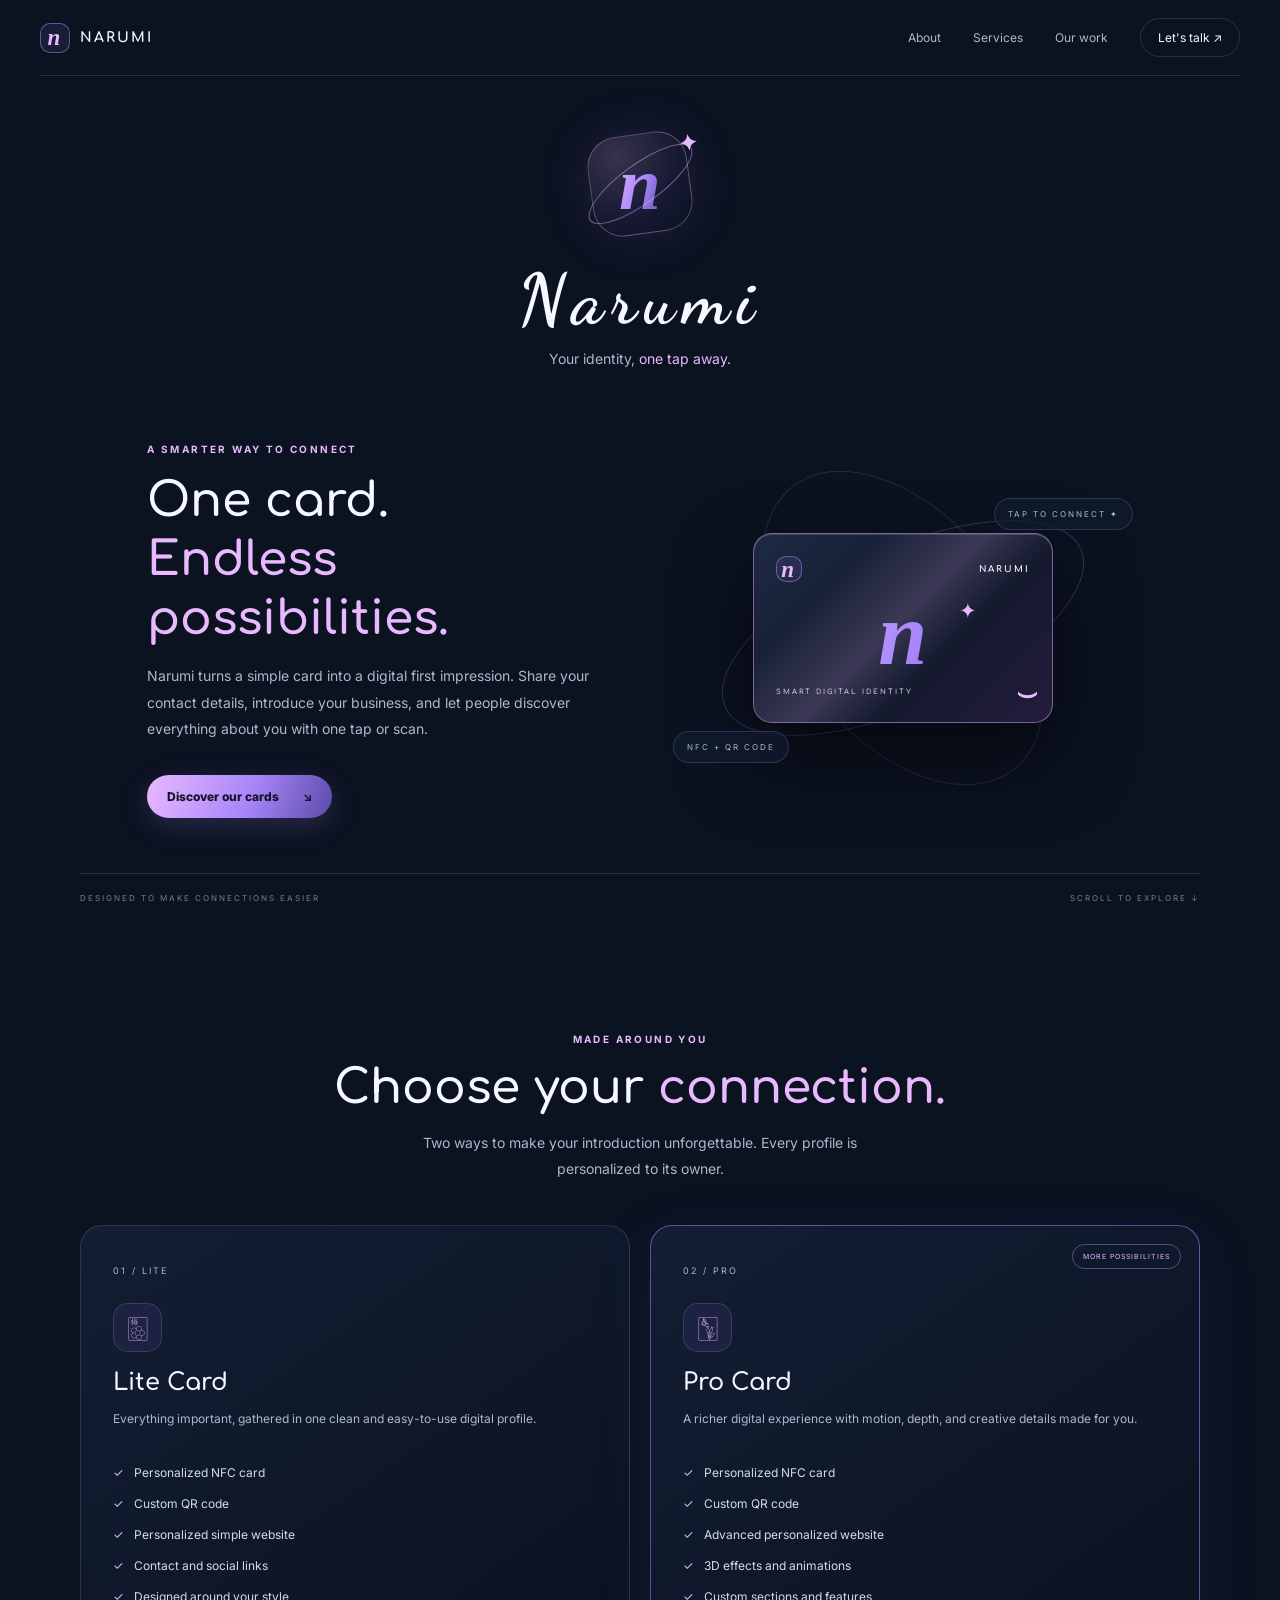
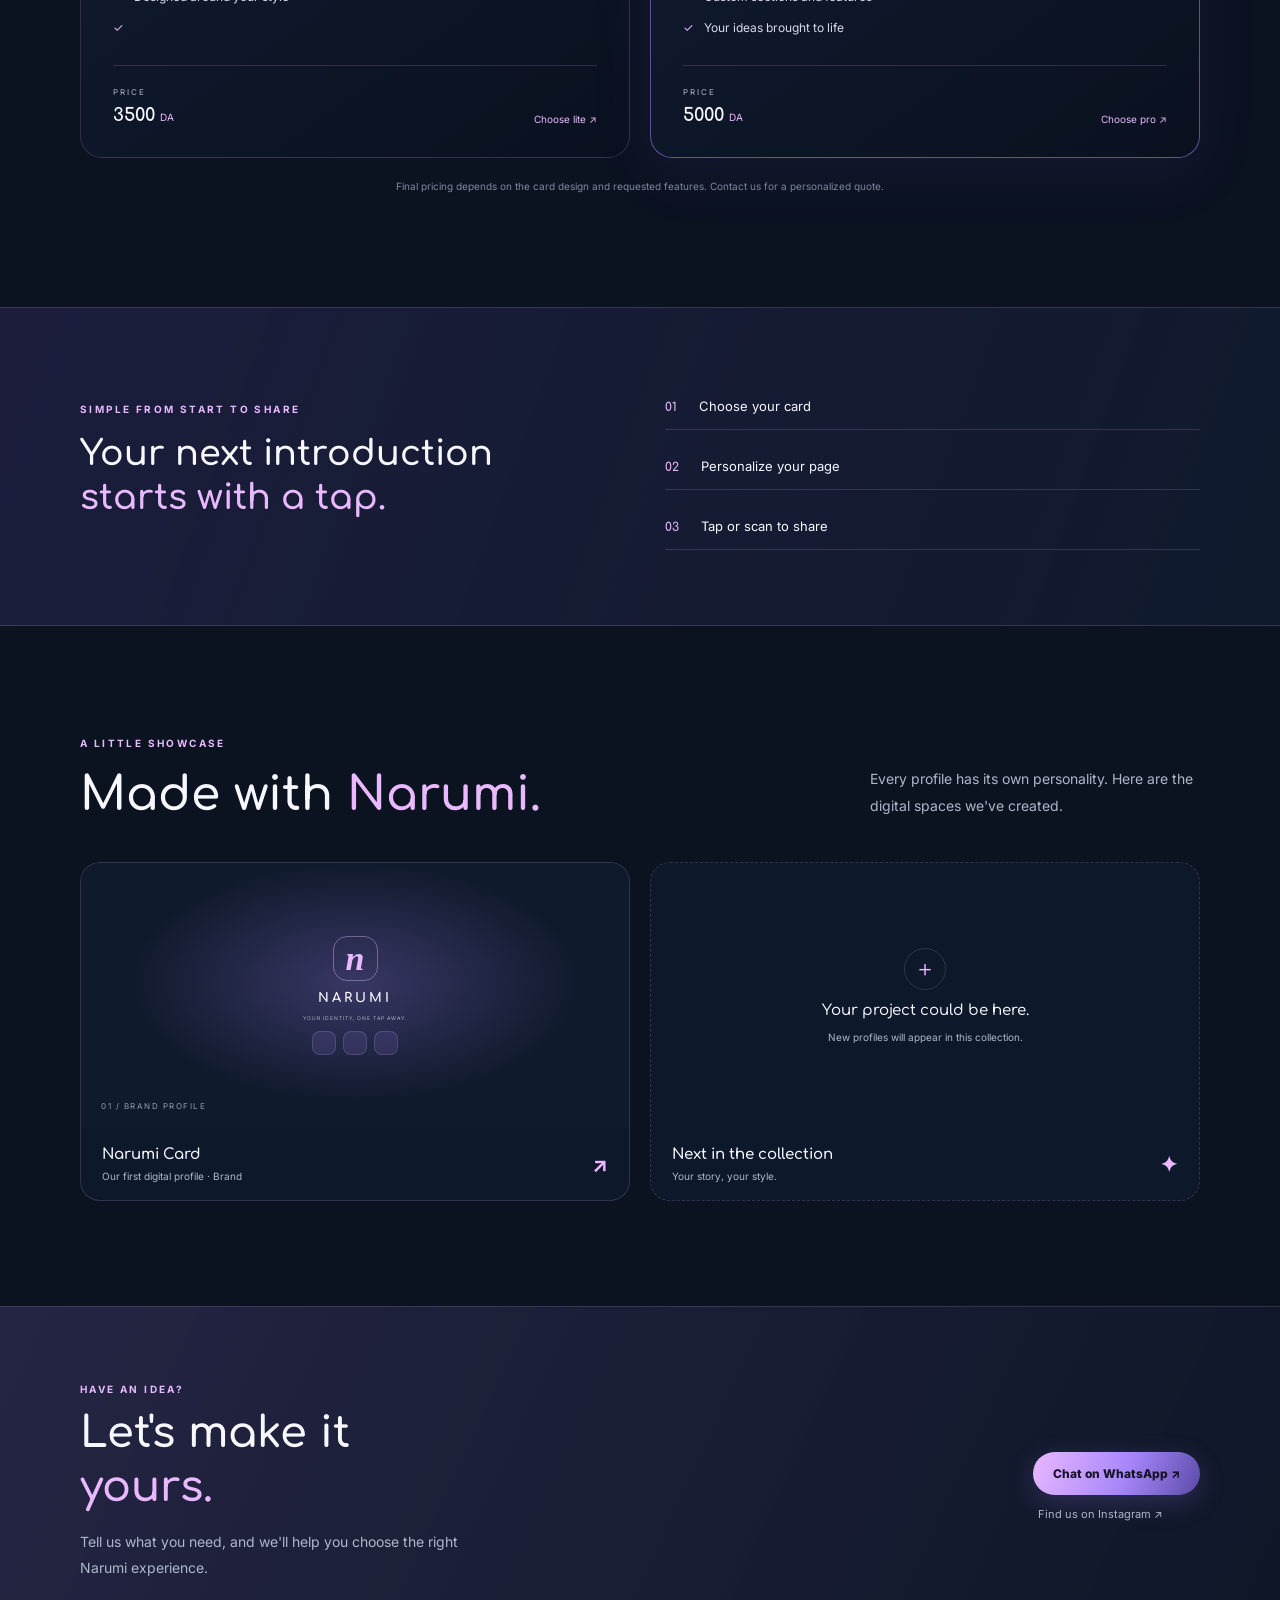
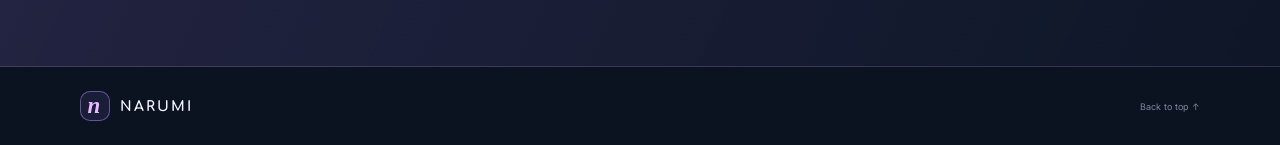
<file: index.html>
<!doctype html>
<html lang="en">

<head>
  <meta charset="utf-8" />
  <meta name="viewport" content="width=device-width,initial-scale=1" />
  <meta name="theme-color" content="#0b1220" />
  <meta name="description"
    content="Narumi creates personalized NFC cards and digital profiles. Your identity, one tap away." />
  <title>Narumi ⋆.˚☁️⋆</title>
  <link rel="preconnect" href="https://fonts.googleapis.com" />
  <link rel="preconnect" href="https://fonts.gstatic.com" crossorigin />
  <link
    href="https://fonts.googleapis.com/css2?family=Comfortaa:wght@400;500;600;700&family=Inter:wght@400;500;600;700;800&display=swap"
    rel="stylesheet" />
  <link href="https://fonts.googleapis.com/css2?family=Satisfy&display=swap" rel="stylesheet" />
  <link rel="stylesheet" href="style.css" />
  <link href="https://fonts.googleapis.com/css2?family=Dancing+Script:wght@400..700&display=swap" rel="stylesheet" />

  <!-- Narumi favicon -->
  <link rel="icon" type="image/png" href="favicon.png" />
  <link rel="apple-touch-icon" href="favicon.png" />
</head>

<body>
  <header class="topbar">
    <a class="brand" href="#home"><span class="mark">n</span>NARUMI</a>
    <button class="menu" aria-label="Open menu">☰</button>
    <nav>
      <a href="#about">About</a><a href="#services">Services</a><a href="#work">Our work</a><a class="nav-cta"
        href="#contact">Let's talk ↗</a>
    </nav>
  </header>
  <main>
    <section class="hero wrap" id="home">
      <!-- 𝓃𝒶𝓇𝓊𝓂𝒾 -->
      <div class="hero-brand">
        <div class="logo-orb"><span>n</span><i></i><b>✦</b></div>
        <h1>Narumi</h1>
        <p>Your identity, <em>one tap away.</em></p>
      </div>
      <div class="intro" id="about">
        <div class="copy">
          <small class="eyebrow">A SMARTER WAY TO CONNECT</small>
          <h2>One card.<br /><em>Endless possibilities.</em></h2>
          <p>
            Narumi turns a simple card into a digital first impression. Share
            your contact details, introduce your business, and let people
            discover everything about you with one tap or scan.
          </p>
          <a class="button" href="#services">Discover our cards <b>↘</b></a>
        </div>
        <div class="stage">
          <div class="orbit"></div>
          <div class="orbit second"></div>
          <div class="nfc-card">
            <div class="card-head"><span class="mark">n</span>NARUMI</div>
            <div class="card-center">n<span>✦</span></div>
            <div class="card-foot">SMART DIGITAL IDENTITY <b>)))</b></div>
          </div>
          <label class="float top">TAP TO CONNECT ✦</label><label class="float bottom">NFC + QR CODE</label>
        </div>
      </div>
      <div class="hero-foot">
        <span>DESIGNED TO MAKE CONNECTIONS EASIER</span><span>SCROLL TO EXPLORE ↓</span>
      </div>
    </section>
    <section class="wrap services" id="services">
      <div class="heading">
        <small class="eyebrow">MADE AROUND YOU</small>
        <h2>Choose your <em>connection.</em></h2>
        <p>
          Two ways to make your introduction unforgettable. Every profile is
          personalized to its owner.
        </p>
      </div>
      <div class="service-grid">
        <article class="service">
          <small>01 / LITE</small>
          <div class="service-icon">🀢</div>
          <h3>Lite Card</h3>
          <p>
            Everything important, gathered in one clean and easy-to-use
            digital profile.
          </p>
          <ul>
            <li>Personalized NFC card</li>
            <li>Custom QR code</li>
            <li>Personalized simple website</li>
            <li>Contact and social links</li>
            <li>Designed around your style</li>
            <li></li>
          </ul>
          <div class="price">
            <div>
              <small>PRICE</small><strong>3500 <i>DA</i></strong>
            </div>
            <a href="#contact">Choose lite ↗</a>
          </div>
        </article>
        <article class="service featured">
          <label class="pill">MORE POSSIBILITIES</label><small>02 / PRO </small>
          <div class="service-icon">🀦</div>
          <h3>Pro Card</h3>
          <p>
            A richer digital experience with motion, depth, and creative
            details made for you.
          </p>
          <ul>
            <li>Personalized NFC card</li>
            <li>Custom QR code</li>
            <li>Advanced personalized website</li>
            <li>3D effects and animations</li>
            <li>Custom sections and features</li>
            <li>Your ideas brought to life</li>
          </ul>
          <div class="price">
            <div>
              <small>PRICE</small><strong>5000 <i>DA</i></strong>
            </div>
            <a href="#contact">Choose pro ↗</a>
          </div>
        </article>
      </div>
      <p class="price-note">
        Final pricing depends on the card design and requested features.
        Contact us for a personalized quote.
      </p>
    </section>
    <section class="process">
      <div class="wrap process-inner">
        <div>
          <small class="eyebrow">SIMPLE FROM START TO SHARE</small>
          <h2>Your next introduction<br /><em>starts with a tap.</em></h2>
        </div>
        <div class="steps">
          <p><b>01</b> Choose your card</p>
          <p><b>02</b> Personalize your page</p>
          <p><b>03</b> Tap or scan to share</p>
        </div>
      </div>
    </section>
    <section class="wrap work" id="work">
      <div class="work-heading">
        <div>
          <small class="eyebrow">A LITTLE SHOWCASE</small>
          <h2>Made with <em>Narumi.</em></h2>
        </div>
        <p>
          Every profile has its own personality. Here are the digital spaces
          we've created.
        </p>
      </div>
      <div class="work-grid">
        <a class="work-card" href="/narumi-cart/">
          <div class="mock-profile">
            <div class="mock-logo">n</div>
            <b>NARUMI</b><small>YOUR IDENTITY, ONE TAP AWAY.</small>
            <div class="mock-links"><i></i><i></i><i></i></div>
            <label>01 / BRAND PROFILE</label>
          </div>
          <div class="work-meta">
            <div>
              <h3>Narumi Card</h3>
              <p>Our first digital profile · Brand</p>
            </div>
            <b>↗</b>
          </div>
        </a>
        <div class="work-card coming">
          <div class="coming-inner">
            <span>＋</span><b>Your project could be here.</b><small>New profiles will appear in this collection.</small>
          </div>
          <div class="work-meta">
            <div>
              <h3>Next in the collection</h3>
              <p>Your story, your style.</p>
            </div>
            <b>✦</b>
          </div>
        </div>
      </div>
    </section>
    <section class="contact" id="contact">
      <div class="wrap contact-inner">
        <div>
          <small class="eyebrow">HAVE AN IDEA?</small>
          <h2>Let's make it<br /><em>yours.</em></h2>
          <p>
            Tell us what you need, and we'll help you choose the right Narumi
            experience.
          </p>
        </div>
        <div>
          <a class="button" href="https://wa.me/213778325152" target="_blank" rel="noopener noreferrer">
            Chat on WhatsApp ↗
          </a>
          <a
          class="social"
          href="https://www.instagram.com/maram_._.2?vrfl=MXV2Y3Vta2RjdGd0Yw=="
          target="_blank"
          rel="noopener"
          >Find us on Instagram ↗</a>
        </div>
      </div>
    </section>
  </main>
  <footer class="wrap footer">
    <a class="brand" href="#home"><span class="mark">n</span>NARUMI</a><a href="#home">Back to top ↑</a>
  </footer>
  <script src="script.js"></script>
</body>

</html>
</file>
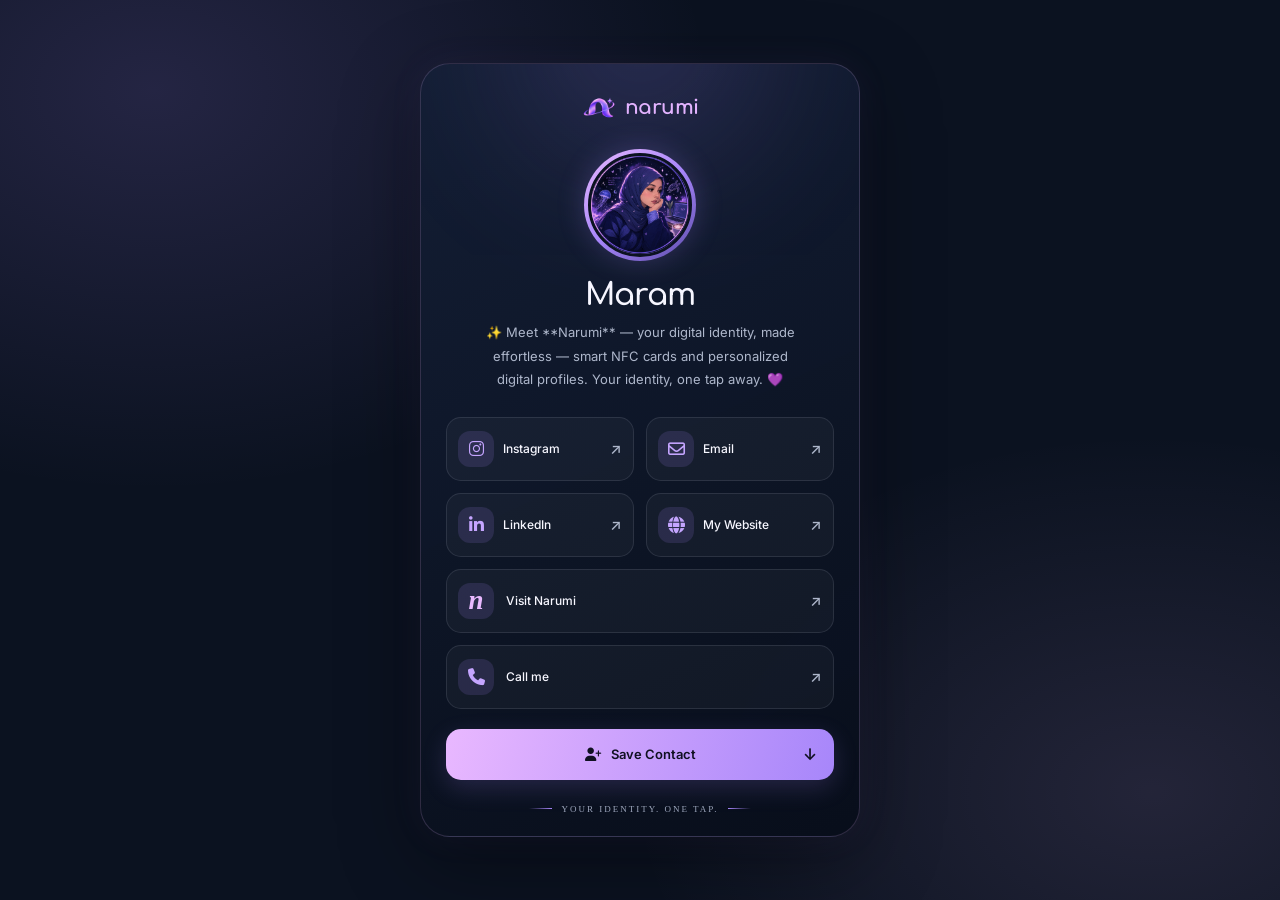
<file: narumi-cart/index.html>
<!doctype html>
<html lang="en">
  <head>
    <meta charset="UTF-8" />
    <meta name="viewport" content="width=device-width, initial-scale=1.0" />
    <meta name="theme-color" content="#0b1220" />
    <title>| Nerumi</title>
    <link rel="preconnect" href="https://fonts.googleapis.com" />
    <link rel="preconnect" href="https://fonts.gstatic.com" crossorigin />
    <link rel="stylesheet" href="style.css" />
    <link
      href="https://fonts.googleapis.com/css2?family=Comfortaa:wght@400;500;600;700&family=Inter:wght@400;500;600;700&display=swap"
      rel="stylesheet"
    />
    <link rel="preconnect" herf="https://fonts.googleapis.com" />
    <link rel="preconnect" herf="https://fonts.gstatic.com" crossorigin />
    <link
      herf="https://fonts.googleapis.com/css2?family=Inter:wght@400;500;600;700&display=swap"
      rel="stylesheet"
    />
    <link
      rel="stylesheet"
      href="https://cdnjs.cloudflare.com/ajax/libs/font-awesome/6.5.0/css/all.min.css"
    />

    <link
      rel="stylesheet"
      href="https://cdnjs.cloudflare.com/ajax/libs/font-awesome/6.5.0/css/all.min.css"
    />

    <link
      href="https://fonts.googleapis.com/css2?family=Comfortaa:wght@400;600;700&display=swap"
      rel="stylesheet"
    />

    <!-- Narumi favicon -->
    <link rel="icon" type="image/png" href="favicon.png" />
    <link rel="apple-touch-icon" href="favicon.png" />
  </head>

  <body>
    <main class="profile-card">
      <div class="brand">
        <img class="brand-logo" src="narumi-symbol.png" alt="" />
        <span>narumi</span>
      </div>

      <!-- Put your portrait image in this folder and name it profile.jpg -->
      <div class="avatar-wrap">
        <img
          class="avatar"
          src="profile.png"
          alt="Profile photo"
          onerror="
            this.style.display = 'none';
            this.nextElementSibling.style.display = 'grid';
          "
        />
        <div class="avatar-fallback">YOUR<br />PHOTO</div>
      </div>

      <h1>Maram</h1>
      <p class="intro">
        ✨ Meet **Narumi** — your digital identity, made effortless — smart NFC
        cards and personalized digital profiles. Your identity, one tap away. 💜
      </p>

      <!-- Social and personal links -->
      <section class="links" aria-label="Social and professional links">
        <div class="links-grid">
          <a
            href="https://www.instagram.com/maram_._.2?vrfl=MXV2Y3Vta2RjdGd0Yw=="
            class="link-tile"
            target="_blank"
            rel="noopener noreferrer"
          >
            <span class="link-icon">
              <i class="fa-brands fa-instagram"></i>
            </span>
            <span>Instagram</span>
            <span class="arrow">↗</span>
          </a>

          <a href="mailto:zekhroufmaram21@gmail.com" class="link-tile">
            <span class="link-icon">
              <i class="fa-regular fa-envelope"></i>
            </span>
            <span>Email</span>
            <span class="arrow">↗</span>
          </a>

          <a
            href="https://www.linkedin.com/in/zekhrouf-maram-a8053b379?utm_source=share_via&utm_content=profile&utm_medium=member_android"
            class="link-tile"
            target="_blank"
            rel="noopener noreferrer"
          >
            <span class="link-icon">
              <i class="fa-brands fa-linkedin-in"></i>
            </span>
            <span>LinkedIn</span>
            <span class="arrow">↗</span>
          </a>

          <a
            href="/"
            class="link-tile"
            target="_blank"
            rel="noopener noreferrer"
          >
            <span class="link-icon">
              <i class="fa-solid fa-globe"></i>
            </span>
            <span>My Website</span>
            <span class="arrow">↗</span>
          </a>
        </div>

        <!-- Narumi website -->
        <a
          href="/"
          class="link-tile special-link"
          target="_blank"
          rel="noopener noreferrer"
        >
          <span class="link-icon narumi-icon">n</span>
          <span>Visit Narumi</span>
          <span class="arrow">↗</span>
        </a>

        <!-- Phone number -->
        <a href="tel:+213778325152" class="link-tile special-link">
          <span class="link-icon">
            <i class="fa-solid fa-phone"></i>
          </span>
          <span>Call me</span>
          <span class="arrow">↗</span>
        </a>
      </section>

      <!-- Save Contact Button -->
      <a href="contact.vcf" class="button button-primary" download>
        <i class="fa-solid fa-user-plus"></i>
        <span>Save Contact</span>
        <span class="button-arrow">↓</span>
      </a>

      <footer>
        <span class="footer-line"></span> YOUR IDENTITY. ONE TAP.
        <span class="footer-line"></span>
      </footer>
    </main>
  </body>
</html>
</file>
<file: style.css>
* {
     box-sizing: border-box
}

:root {
     --navy: #0b1220;
     --navy2: #111c31;
     --purple: #a786fa;
     --pink: #e9b8ff;
     --white: #f7f7ff;
     --muted: #aeb7cb;
     --line: rgba(233, 184, 255, .16);
     --grad: linear-gradient(110deg, #e9b8ff, #a786fa 55%, #5b4ba8)
}

html {
     scroll-behavior: smooth;
     scroll-padding-top: 85px
}

body {
     margin: 0;
     background: var(--navy);
     color: var(--white);
     font-family: Inter, Arial, sans-serif;
     overflow-x: hidden
}

a {
     color: inherit;
     text-decoration: none
}

.wrap {
     width: min(1120px, calc(100% - 48px));
     margin: auto
}

.topbar {
     height: 76px;
     width: min(1200px, calc(100% - 48px));
     margin: auto;
     display: flex;
     align-items: center;
     justify-content: space-between;
     border-bottom: 1px solid var(--line)
}

.brand {
     display: flex;
     align-items: center;
     gap: 10px;
     font: 700 14px Comfortaa, sans-serif;
     letter-spacing: 2px
}

.mark {
     width: 30px;
     height: 30px;
     border: 1px solid #a786fa88;
     border-radius: 10px;
     display: grid;
     place-items: center;
     color: var(--pink);
     font: italic 700 23px Georgia;
     background: #a786fa18
}

nav {
     display: flex;
     align-items: center;
     gap: 32px;
     font-size: 12px;
     color: var(--muted)
}

nav a:hover,
.social:hover {
     color: var(--pink)
}

.nav-cta {
     padding: 11px 17px;
     border: 1px solid var(--line);
     border-radius: 30px;
     color: var(--white)
}

.menu {
     display: none;
     background: none;
     color: white;
     border: 0;
     font-size: 24px
}

.hero {
     padding-top: 58px
}

.hero-brand {
     text-align: center;
     display: flex;
     flex-direction: column;
     align-items: center
}

.logo-orb {
     width: 100px;
     height: 100px;
     border: 1px solid #e9b8ff55;
     border-radius: 30px;
     display: grid;
     place-items: center;
     position: relative;
     background: radial-gradient(circle at 30% 20%, #e9b8ff33, #5b4ba822 60%, #0b1220);
     box-shadow: 0 0 50px #a786fa22;
     transform: rotate(-8deg)
}

.logo-orb span {
     font: italic 700 75px Georgia;
     background: var(--grad);
     color: transparent;
     background-clip: text;
     transform: rotate(8deg)
}

.logo-orb i {
     position: absolute;
     width: 125px;
     height: 40px;
     border: 1px solid #e9b8ff77;
     border-radius: 50%;
     transform: rotate(-28deg)
}

.logo-orb b {
     position: absolute;
     right: -13px;
     top: 2px;
     color: var(--pink);
     font-size: 22px
}

.hero-brand h1 {
     font: 700 clamp(42px, 7vw, 70px) 'Dancing Script', cursive;
     letter-spacing: 8px;
     margin: 24px 0 8px
}

.hero-brand p {
     color: var(--muted);
     font-size: 14px;
     margin: 0
}

.hero-brand em,
.copy h2 em,
.heading h2 em,
.process h2 em,
.work h2 em,
.contact h2 em {
     color: var(--pink);
     font-style: normal
}

.intro {
     display: grid;
     grid-template-columns: 1fr 1fr;
     align-items: center;
     gap: 65px;
     padding: 70px 6% 55px
}

.eyebrow {
     font-size: 10px;
     letter-spacing: 2.4px;
     color: var(--pink);
     font-weight: 700
}

.copy h2,
.heading h2,
.process h2,
.work h2,
.contact h2 {
     font: 600 clamp(32px, 4vw, 47px)/1.25 Comfortaa;
     margin: 15px 0
}

.copy p,
.heading>p,
.contact p,
.work-heading>p {
     font-size: 14px;
     line-height: 1.9;
     color: var(--muted);
     max-width: 480px
}

.button {
     display: inline-flex;
     align-items: center;
     gap: 24px;
     margin-top: 18px;
     padding: 14px 20px;
     border-radius: 30px;
     background: var(--grad);
     color: #171329;
     font-size: 12px;
     font-weight: 800;
     box-shadow: 0 8px 28px #a786fa33;
     transition: .2s
}

.button:hover {
     transform: translateY(-3px)
}

.stage {
     height: 330px;
     display: grid;
     place-items: center;
     position: relative;
     perspective: 1000px
}

.nfc-card {
     width: 300px;
     height: 190px;
     border-radius: 19px;
     padding: 22px;
     position: relative;
     overflow: hidden;
     background: linear-gradient(135deg, #1e2943, #11192b 55%, #241c3c);
     border: 1px solid #e9b8ff77;
     box-shadow: 0 35px 75px #0008, inset 0 1px #ffffff29;
     animation: turn 9s ease-in-out infinite;
     transform-style: preserve-3d
}

.nfc-card:before {
     content: '';
     position: absolute;
     inset: -70%;
     background: linear-gradient(110deg, transparent 40%, #e9b8ff30 49%, transparent 56%);
     transform: rotate(25deg);
     animation: shine 6s linear infinite
}

.card-head,
.card-foot {
     position: relative;
     z-index: 1;
     display: flex;
     align-items: center;
     justify-content: space-between;
     font: 700 9px Comfortaa;
     letter-spacing: 2px
}

.card-head .mark {
     width: 26px;
     height: 26px
}

.card-center {
     position: absolute;
     inset: 48px 0 35px;
     display: grid;
     place-items: center;
     font: italic 700 88px Georgia;
     background: var(--grad);
     color: transparent;
     background-clip: text
}

.card-center span {
     position: absolute;
     right: 75px;
     top: 17px;
     color: var(--pink);
     font: 21px Arial
}

.card-foot {
     position: absolute;
     bottom: 18px;
     left: 22px;
     right: 22px;
     color: #c6c4da;
     font-size: 7px
}

.card-foot b {
     font: 20px Arial;
     color: var(--pink);
     letter-spacing: -6px;
     transform: rotate(90deg)
}

.orbit {
     position: absolute;
     width: 390px;
     height: 160px;
     border: 1px solid #a786fa44;
     border-radius: 50%;
     transform: rotate(-24deg)
}

.orbit.second {
     width: 360px;
     height: 220px;
     transform: rotate(52deg);
     border-color: #e9b8ff22
}

.float {
     position: absolute;
     font-size: 8px;
     letter-spacing: 2px;
     color: var(--muted);
     border: 1px solid var(--line);
     border-radius: 30px;
     padding: 10px 13px;
     background: #111c31bb
}

.float.top {
     top: 35px;
     right: 0
}

.float.bottom {
     bottom: 30px;
     left: 0
}

@keyframes turn {

     0%,
     100% {
          transform: rotateY(-17deg) rotateX(8deg) rotateZ(-3deg)
     }

     50% {
          transform: rotateY(17deg) rotateX(-5deg) rotateZ(3deg)
     }
}

@keyframes shine {
     to {
          transform: translateX(70%) rotate(25deg)
     }
}

.hero-foot {
     display: flex;
     justify-content: space-between;
     border-top: 1px solid var(--line);
     padding: 19px 0;
     color: #737f98;
     font-size: 8px;
     letter-spacing: 2px
}

.services,
.work {
     padding: 105px 0
}

.heading {
     text-align: center;
     max-width: 650px;
     margin: 0 auto 42px
}

.heading h2 {
     margin: 12px 0
}

.heading>p {
     margin: auto
}

.service-grid {
     display: grid;
     grid-template-columns: 1fr 1fr;
     gap: 20px
}

.service {
     position: relative;
     padding: 32px;
     border: 1px solid var(--line);
     border-radius: 22px;
     background: linear-gradient(145deg, #141f35ee, #0a111ff2)
}

.featured {
     border-color: #a786fa88;
     box-shadow: 0 15px 60px #5b4ba81f
}

.service>small {
     font-size: 9px;
     letter-spacing: 2px;
     color: var(--muted)
}

.service-icon {
     width: 49px;
     height: 49px;
     border: 1px solid var(--line);
     border-radius: 15px;
     display: grid;
     place-items: center;
     color: var(--pink);
     font-size: 25px;
     margin: 25px 0 17px;
     background: #a786fa14
}

.service h3 {
     font: 600 24px Comfortaa;
     margin: 0 0 10px
}

.service>p {
     font-size: 12px;
     line-height: 1.8;
     color: var(--muted)
}

.service ul {
     list-style: none;
     padding: 15px 0 22px;
     margin: 0;
     border-bottom: 1px solid var(--line)
}

.service li {
     font-size: 12px;
     color: #d8d9e8;
     padding: 8px 0
}

.service li:before {
     content: '✓';
     color: var(--pink);
     margin-right: 10px
}

.price {
     display: flex;
     justify-content: space-between;
     align-items: end;
     padding-top: 21px;
     gap: 10px
}

.price small {
     display: block;
     font-size: 8px;
     letter-spacing: 2px;
     color: var(--muted);
     margin-bottom: 8px
}

.price strong {
     font: 700 18px Comfortaa
}

.price i {
     font: 10px Inter;
     color: var(--pink);
     font-style: normal
}

.price>a {
     font-size: 10px;
     color: var(--pink)
}

.pill {
     position: absolute;
     right: 18px;
     top: 18px;
     border: 1px solid #e9b8ff55;
     color: var(--pink);
     font-size: 7px;
     letter-spacing: 1px;
     padding: 7px 10px;
     border-radius: 20px
}

.price-note {
     text-align: center;
     color: #7f8aa1;
     font-size: 10px;
     margin-top: 22px
}

.process {
     background: linear-gradient(110deg, #5b4ba833, #111c31bb);
     border-block: 1px solid var(--line)
}

.process-inner {
     display: grid;
     grid-template-columns: 1fr 1fr;
     gap: 50px;
     align-items: center;
     padding-block: 62px
}

.process h2 {
     font-size: 35px
}

.steps p {
     padding: 15px 0;
     border-bottom: 1px solid var(--line);
     font-size: 13px
}

.steps b {
     color: var(--pink);
     font: 600 12px Comfortaa;
     margin-right: 18px
}

.work-heading {
     display: flex;
     justify-content: space-between;
     align-items: end;
     gap: 25px;
     margin-bottom: 38px
}

.work h2 {
     margin-bottom: 0
}

.work-heading>p {
     max-width: 330px;
     margin: 0 0 5px
}

.work-grid {
     display: grid;
     grid-template-columns: 1fr 1fr;
     gap: 20px
}

.work-card {
     border: 1px solid var(--line);
     border-radius: 20px;
     overflow: hidden;
     background: #111c31b3;
     transition: .2s
}

.work-card:hover {
     transform: translateY(-5px);
     border-color: #e9b8ff66
}

.mock-profile {
     height: 265px;
     background: radial-gradient(ellipse at 50% 45%, #a786fa44, transparent 58%), #101a2d;
     display: flex;
     flex-direction: column;
     align-items: center;
     justify-content: center;
     gap: 10px;
     position: relative
}

.mock-logo {
     width: 45px;
     height: 45px;
     border: 1px solid #e9b8ff66;
     border-radius: 14px;
     display: grid;
     place-items: center;
     color: var(--pink);
     font: italic 700 34px Georgia
}

.mock-profile>b {
     font: 700 13px Comfortaa;
     letter-spacing: 3px
}

.mock-profile>small {
     font-size: 5px;
     letter-spacing: 1px;
     color: var(--muted)
}

.mock-profile label {
     position: absolute;
     bottom: 17px;
     left: 20px;
     font-size: 8px;
     letter-spacing: 1.5px;
     color: #929bb0
}

.mock-links {
     display: flex;
     gap: 7px
}

.mock-links i {
     width: 24px;
     height: 24px;
     border: 1px solid var(--line);
     border-radius: 8px;
     background: #a786fa22
}

.work-meta {
     display: flex;
     justify-content: space-between;
     align-items: center;
     padding: 18px 21px
}

.work-meta h3 {
     font: 600 15px Comfortaa;
     margin: 0 0 7px
}

.work-meta p {
     font-size: 10px;
     color: var(--muted);
     margin: 0
}

.work-meta>b {
     font-size: 21px;
     color: var(--pink)
}

.coming {
     min-height: 335px;
     border-style: dashed;
     display: flex;
     flex-direction: column
}

.coming-inner {
     flex: 1;
     display: flex;
     flex-direction: column;
     align-items: center;
     justify-content: center;
     gap: 12px;
     text-align: center
}

.coming-inner span {
     width: 42px;
     height: 42px;
     border: 1px solid var(--line);
     border-radius: 50%;
     display: grid;
     place-items: center;
     color: var(--pink);
     font-size: 22px
}

.coming-inner b {
     font: 500 15px Comfortaa
}

.coming-inner small {
     font-size: 10px;
     color: var(--muted)
}

.contact {
     background: linear-gradient(115deg, #a786fa29, #111c3166);
     border-block: 1px solid var(--line)
}

.contact-inner {
     display: flex;
     justify-content: space-between;
     align-items: center;
     padding-block: 70px;
     gap: 30px
}

.contact h2 {
     font-size: 43px;
     margin: 10px 0
}

.contact p {
     max-width: 420px
}

.contact-inner>div:last-child {
     display: flex;
     flex-direction: column;
     align-items: flex-start;
     gap: 12px
}

.contact-inner .button {
     margin: 0
}

.social {
     font-size: 11px;
     color: var(--muted);
     padding-left: 5px
}

.footer {
     display: flex;
     justify-content: space-between;
     align-items: center;
     padding-block: 24px;
     color: #7e899f;
     font-size: 9px
}

.footer .brand {
     color: var(--white)
}

@media(max-width:700px) {

     .wrap,
     .topbar {
          width: calc(100% - 36px)
     }

     .topbar {
          height: 68px
     }

     .menu {
          display: block
     }

     nav {
          display: none;
          position: absolute;
          z-index: 5;
          top: 68px;
          left: 18px;
          right: 18px;
          padding: 20px;
          background: #111c31;
          border: 1px solid var(--line);
          border-radius: 15px;
          flex-direction: column;
          align-items: stretch;
          gap: 18px
     }

     nav.open {
          display: flex
     }

     .nav-cta {
          text-align: center
     }

     .hero {
          padding-top: 40px
     }

     .logo-orb {
          width: 83px;
          height: 83px
     }

     .logo-orb span {
          font-size: 61px
     }

     .logo-orb i {
          width: 105px;
          height: 34px
     }

     .hero-brand h1 {
          font-size: 44px;
          letter-spacing: 6px
     }

     .intro {
          grid-template-columns: 1fr;
          gap: 15px;
          padding: 42px 0 35px
     }

     .stage {
          height: 270px;
          order: 1
     }

     .copy {
          order: 2;
          text-align: center
     }

     .copy h2 {
          font-size: 34px
     }

     .copy p {
          margin-inline: auto
     }

     .nfc-card {
          width: 260px;
          height: 165px;
          padding: 18px
     }

     .card-center {
          font-size: 72px
     }

     .orbit {
          width: 320px;
          height: 135px
     }

     .orbit.second {
          width: 300px;
          height: 180px
     }

     .float.top {
          top: 12px
     }

     .float.bottom {
          bottom: 10px
     }

     .hero-foot {
          font-size: 7px;
          letter-spacing: 1px
     }

     .services,
     .work {
          padding: 75px 0
     }

     .heading h2 {
          font-size: 31px
     }

     .service-grid,
     .work-grid {
          grid-template-columns: 1fr
     }

     .service {
          padding: 25px
     }

     .process-inner {
          grid-template-columns: 1fr;
          gap: 22px;
          padding-block: 48px
     }

     .process h2 {
          font-size: 30px
     }

     .work-heading {
          display: block
     }

     .work-heading>p {
          margin-top: 14px
     }

     .contact-inner {
          display: block;
          padding-block: 52px
     }

     .contact h2 {
          font-size: 38px
     }

     .contact-inner>div:last-child {
          margin-top: 24px
     }

     .footer {
          flex-wrap: wrap;
          gap: 14px
     }

     .footer>span {
          order: 3;
          width: 100%
     }
}

@media(prefers-reduced-motion:reduce) {
     html {
          scroll-behavior: auto
     }

     .nfc-card,
     .nfc-card:before {
          animation: none
     }

     .work-card,
     .button {
          transition: none
     }
}
</file>
<file: narumi-cart/style.css>
/* NERUMI — edit these variables to customize the colors */
:root {
  --navy: #0b1220;
  --navy-light: #111c31;
  --purple: #a786fa;
  --pink: #e9b8ff;
  --white: #f7f7ff;
  --muted: #aeb7cb;
  --line: rgba(233, 184, 255, 0.17);
}

* {
  box-sizing: border-box;
}

html {
  min-height: 100%;
}

body {
  margin: 0;
  min-height: 100vh;
  padding: 28px 16px;
  display: flex;
  justify-content: center;
  align-items: center;
  font-family: 'Gill Sans', 'Gill Sans MT', Calibri, 'Trebuchet MS', sans-serif sans-serif;
  color: var(--white);
  background:
    radial-gradient(ellipse at 12% 10%, rgba(167, 134, 250, .16), transparent 35%),
    radial-gradient(ellipse at 90% 88%, rgba(233, 184, 255, .11), transparent 32%),
    var(--navy);

  /* Logo and headings */
  .brand,
  h1 {
    font-family: 'Comfortaa', sans-serif;
  }

  /* Body text, links and buttons */
  body,
  button,
  a,
  p {
    font-family: 'Inter', sans-serif;
  }

}

.profile-card {
  position: relative;
  width: min(100%, 440px);
  padding: 26px 25px 22px;
  overflow: hidden;
  text-align: center;
  border: 1px solid var(--line);
  border-radius: 30px;
  background: linear-gradient(155deg,rgba(20, 31, 53, .97), rgba(8, 14, 27, .98) );
  box-shadow: 0 24px 80px rgba(0, 0, 0, .38), 0 0 35px rgba(167, 134, 250, .07);
}

.profile-card::before {
  content: "";
  position: absolute;
  width: 210px;
  height: 210px;
  top: -130px;
  left: calc(50% - 105px);
  border-radius: 50%;
  background: var(--purple);
  filter: blur(90px);
  opacity: .25;
  pointer-events: none;
}

.brand {
  display: flex;
  align-items: center;
  justify-content: center;
  gap: 9px;
  margin-bottom: 25px;

  font-family: 'Comfortaa', sans-serif;
  font-size: 20px;
  font-weight: 700;
  letter-spacing: -0.5px;

  color: #E9B8FF;
}

.brand-logo {
  width: 34px;
  height: 34px;
  object-fit: contain;
  display: block;
  flex-shrink: 0;
}

.avatar-wrap {
  position: relative;
  width: 112px;
  height: 112px;
  margin: 0 auto 17px;
  padding: 4px;
  border-radius: 50%;
  background: linear-gradient(140deg, var(--pink), var(--purple), #5b4ba8);
  box-shadow: 0 0 28px rgba(167, 134, 250, .23);
}

.avatar,
.avatar-fallback {
  width: 100%;
  height: 100%;
  border: 3px solid var(--navy);
  border-radius: 50%;
  object-fit: cover;
}

.avatar-fallback {
  display: none;
  place-items: center;
  background: #18233a;
  color: var(--pink);
  font-size: 12px;
  font-weight: 600;
  letter-spacing: 1px;
  line-height: 1.7;
}

h1 {
  margin: 0;
  font-size: clamp(25px, 7vw, 31px);
  font-weight: 600;
  letter-spacing: -.8px;
}

.intro {
  max-width: 320px;
  margin: 9px auto 25px;
  color: var(--muted);
  font-size: 13px;
  line-height: 1.8;
}

.links {
  display: grid;
  grid-template-columns: 1fr 1fr;
  gap: 10px;
  margin-bottom: 20px;
}

.link-tile {
  min-width: 0;
  display: flex;
  align-items: center;
  gap: 9px;
  padding: 13px 11px;
  color: var(--white);
  text-decoration: none;
  text-align: left;
  font-size: 12px;
  font-weight: 500;
  border: 1px solid rgba(203, 213, 225, .12);
  border-radius: 15px;
  background: rgba(255, 255, 255, .035);
  transition: transform .2s ease, border-color .2s ease, background .2s ease;
}

.link-tile:hover {
  transform: translateY(-2px);
  border-color: rgba(233, 184, 255, .55);
  background: rgba(167, 134, 250, .09);
}

.link-icon {
  flex: 0 0 27px;
  display: grid;
  place-items: center;
  width: 27px;
  height: 27px;
  border-radius: 9px;
  color: var(--pink);
  background: rgba(167, 134, 250, .13);
  font-size: 15px;
  font-weight: 700;
}

.link-icon.linkedin {
  font-size: 12px;
}

.link-icon.website {
  font-family: Georgia, serif;
  font-size: 19px;
}

.arrow {
  margin-left: auto;
  color: #aab4ca;
  font-size: 15px;
}

.button {
  position: relative;
  display: flex;
  align-items: center;
  justify-content: center;
  gap: 10px;
  width: 100%;
  min-height: 51px;
  margin-top: 11px;
  padding: 13px 18px;
  border-radius: 15px;
  text-decoration: none;
  font-size: 13px;
  font-weight: 600;
  transition: transform .2s ease, box-shadow .2s ease;
}

.button:hover {
  transform: translateY(-2px);
}

.button-primary {
  color: #101021;
  background: linear-gradient(105deg, var(--pink), var(--purple));
  box-shadow: 0 8px 25px rgba(167, 134, 250, .18);
}

.button-call {
  color: var(--white);
  border: 1px solid rgba(233, 184, 255, .35);
  background: rgba(255, 255, 255, .035);
}

.button-symbol {
  font-size: 16px;
}

.button-arrow {
  position: absolute;
  right: 17px;
  font-size: 16px;
}

footer {
  display: flex;
  align-items: center;
  justify-content: center;
  gap: 9px;
  margin-top: 24px;
  color: #9da6bb;
  font-size: 9px;
  letter-spacing: 2px;
  white-space: nowrap;
}

.footer-line {
  width: 23px;
  height: 1px;
  background: linear-gradient(90deg, transparent, var(--purple));
}

.footer-line:last-child {
  transform: rotate(180deg);
}

@media (max-width: 360px) {
  .profile-card {
    padding: 22px 15px 18px;
    border-radius: 24px;
  }

  .link-tile {
    gap: 6px;
    padding: 11px 8px;
    font-size: 11px;
  }

  .link-icon {
    flex-basis: 24px;
    width: 24px;
    height: 24px;
  }
}

/* Consistent icon boxes */
.link-icon {
  width: 36px;
  height: 36px;
  min-width: 36px;
  display: inline-flex;
  align-items: center;
  justify-content: center;
  border-radius: 12px;
  background: rgba(167, 134, 250, 0.14);
  color: #C5A5FF;
  font-size: 17px;
  transition: 0.25s ease;
}

/* Instagram, Email, LinkedIn and Website icons */
.link-tile:hover .link-icon {
  background: rgba(167, 134, 250, 0.24);
  color: #E9B8FF;
  transform: translateY(-1px);
}

/* Narumi custom letter icon */

.narumi-icon {
  font-family: Georgia, serif;
  font-style: italic;
  font-weight: 700;
  font-size: 27px;
  color: #E9B8FF;
  line-height: 1;
}


/* Narumi and phone links below the grid */
.special-link {
  display: flex;
  align-items: center;
  gap: 12px;
  margin-top: 12px;
}

/* Keep the arrow aligned to the right */
.link-tile .arrow {
  margin-left: auto;
  color: #AEB7CB;
}

/* Restore the 2-column social links layout */
.links {
  display: flex;
  flex-direction: column;
  gap: 12px;
  width: 100%;
}

.links-grid {
  display: grid !important;
  grid-template-columns: repeat(2, minmax(0, 1fr)) !important;
  gap: 12px;
  width: 100%;
}

.links-grid .link-tile {
  min-width: 0;
  box-sizing: border-box;
}

/* Narumi and phone stay underneath the grid */
.links > .special-link {
  width: 100%;
  box-sizing: border-box;
  margin-top: 0;
}

/* Stack into one column only on small screens */
@media (max-width: 380px) {
  .links-grid {
    grid-template-columns: 1fr !important;
  }
}
</file>
